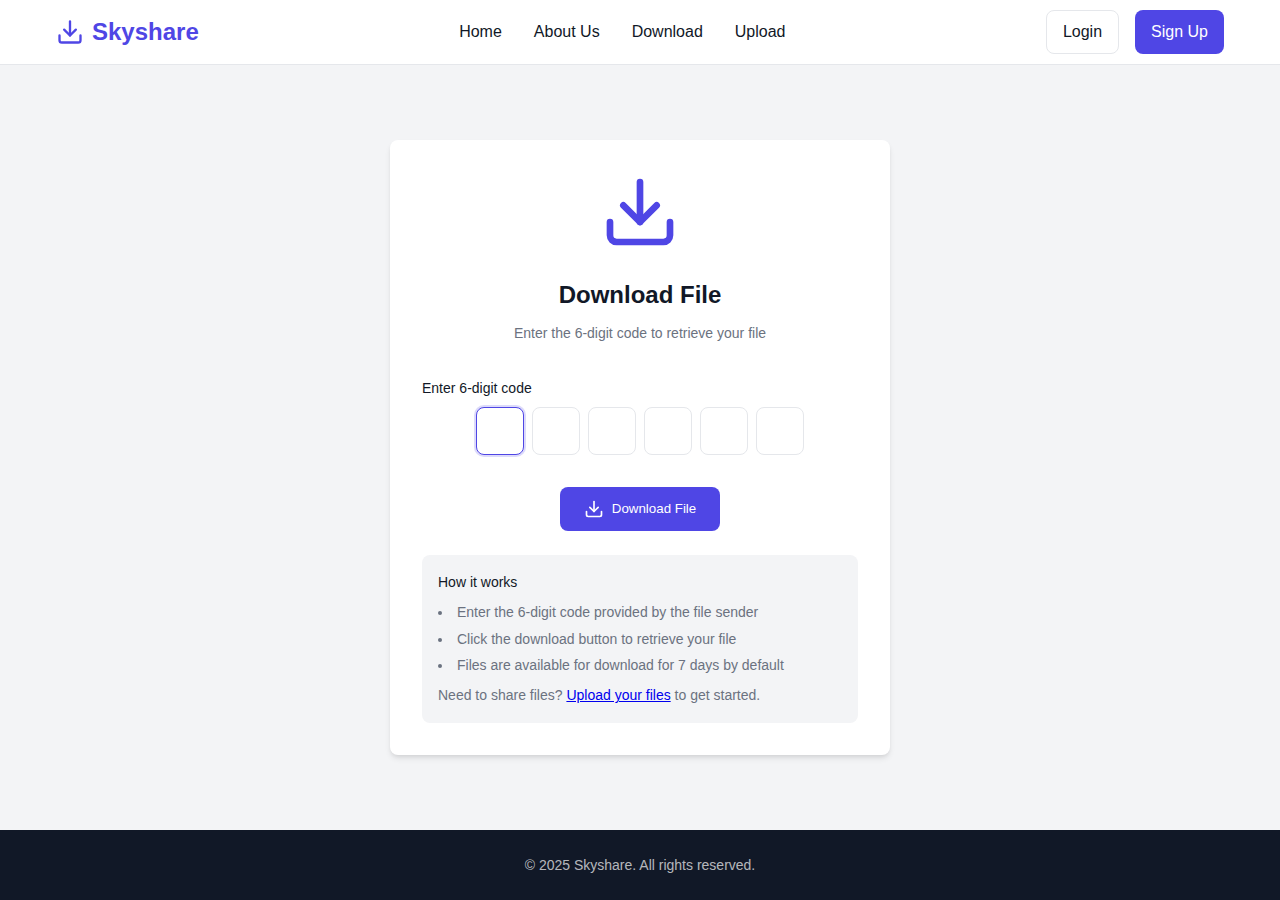
<file: SkyShare Frontend/download.html>
<!DOCTYPE html>
<html lang="en">
<head>
    <meta charset="UTF-8">
    <meta name="viewport" content="width=device-width, initial-scale=1.0">
    <title>Download File - Skyshare</title>
    <style>
        /* Reset and Base Styles */
        * {
            margin: 0;
            padding: 0;
            box-sizing: border-box;
            font-family: 'Inter', -apple-system, BlinkMacSystemFont, 'Segoe UI', Roboto, Oxygen, Ubuntu, Cantarell, 'Open Sans', 'Helvetica Neue', sans-serif;
        }

        :root {
            --primary: #4f46e5;
            --primary-dark: #4338ca;
            --primary-light: #818cf8;
            --secondary: #06b6d4;
            --background: #ffffff;
            --foreground: #111827;
            --muted: #6b7280;
            --muted-background: #f3f4f6;
            --border: #e5e7eb;
            --radius: 0.5rem;
            --error: #ef4444;
            --success: #10b981;
        }

        body {
            background-color: var(--muted-background);
            color: var(--foreground);
            line-height: 1.6;
            min-height: 100vh;
            display: flex;
            flex-direction: column;
        }

        .container {
            width: 100%;
            max-width: 1200px;
            margin: 0 auto;
            padding: 0 1rem;
        }

        /* Header Styles */
        header {
            background-color: var(--background);
            border-bottom: 1px solid var(--border);
        }

        .header-container {
            display: flex;
            justify-content: space-between;
            align-items: center;
            height: 4rem;
        }

        .logo {
            font-size: 1.5rem;
            font-weight: 700;
            color: var(--primary);
            text-decoration: none;
            display: flex;
            align-items: center;
            gap: 0.5rem;
        }

        .logo svg {
            width: 1.75rem;
            height: 1.75rem;
        }

        nav ul {
            display: flex;
            list-style: none;
            gap: 2rem;
        }

        nav a {
            color: var(--foreground);
            text-decoration: none;
            font-weight: 500;
            transition: color 0.2s ease;
        }

        nav a:hover {
            color: var(--primary);
        }

        .auth-buttons {
            display: flex;
            gap: 1rem;
        }

        .btn {
            display: inline-flex;
            align-items: center;
            justify-content: center;
            border-radius: var(--radius);
            font-weight: 500;
            padding: 0.5rem 1rem;
            transition: all 0.2s ease;
            cursor: pointer;
            text-decoration: none;
        }

        .btn-primary {
            background-color: var(--primary);
            color: white;
            border: none;
        }

        .btn-primary:hover {
            background-color: var(--primary-dark);
        }

        .btn-outline {
            background-color: transparent;
            color: var(--foreground);
            border: 1px solid var(--border);
        }

        .btn-outline:hover {
            background-color: var(--muted-background);
        }

        /* Main Content */
        main {
            flex: 1;
            display: flex;
            align-items: center;
            justify-content: center;
            padding: 3rem 0;
        }

        .download-container {
            background-color: var(--background);
            border-radius: var(--radius);
            box-shadow: 0 4px 6px -1px rgba(0, 0, 0, 0.1), 0 2px 4px -1px rgba(0, 0, 0, 0.06);
            width: 100%;
            max-width: 500px;
            padding: 2rem;
            text-align: center;
        }

        .download-header {
            margin-bottom: 2rem;
        }

        .download-title {
            font-size: 1.5rem;
            font-weight: 700;
            margin-bottom: 0.5rem;
        }

        .download-subtitle {
            color: var(--muted);
            font-size: 0.875rem;
        }

        .download-icon {
            width: 80px;
            height: 80px;
            margin: 0 auto 1.5rem;
            color: var(--primary);
        }

        .code-input-container {
            margin-bottom: 2rem;
        }

        .code-input-label {
            display: block;
            margin-bottom: 0.5rem;
            font-weight: 500;
            font-size: 0.875rem;
            text-align: left;
        }

        .code-input {
            display: flex;
            gap: 0.5rem;
            justify-content: center;
        }

        .code-input input {
            width: 3rem;
            height: 3rem;
            text-align: center;
            font-size: 1.5rem;
            font-weight: 600;
            border: 1px solid var(--border);
            border-radius: var(--radius);
            transition: border-color 0.2s ease;
        }

        .code-input input:focus {
            outline: none;
            border-color: var(--primary);
            box-shadow: 0 0 0 2px rgba(79, 70, 229, 0.2);
        }

        .download-button {
            margin-bottom: 1.5rem;
        }

        .btn-download {
            display: inline-flex;
            align-items: center;
            gap: 0.5rem;
            background-color: var(--primary);
            color: white;
            border: none;
            border-radius: var(--radius);
            padding: 0.75rem 1.5rem;
            font-weight: 500;
            cursor: pointer;
            transition: background-color 0.2s ease;
        }

        .btn-download:hover {
            background-color: var(--primary-dark);
        }

        .btn-download svg {
            width: 1.25rem;
            height: 1.25rem;
        }

        .download-progress {
            height: 8px;
            width: 100%;
            background-color: var(--muted-background);
            border-radius: 4px;
            margin-bottom: 1rem;
            overflow: hidden;
            display: none;
        }

        .progress-bar {
            height: 100%;
            width: 0;
            background-color: var(--primary);
            transition: width 0.3s ease;
        }

        .download-status {
            text-align: center;
            font-size: 0.875rem;
            color: var(--muted);
            display: none;
        }

        .download-info {
            background-color: var(--muted-background);
            border-radius: var(--radius);
            padding: 1rem;
            font-size: 0.875rem;
            color: var(--muted);
            text-align: left;
        }

        .download-info-title {
            font-weight: 500;
            margin-bottom: 0.5rem;
            color: var(--foreground);
        }

        .download-info ul {
            list-style-position: inside;
            margin-bottom: 0.5rem;
        }

        .download-info li {
            margin-bottom: 0.25rem;
        }

        /* Footer */
        footer {
            background-color: var(--foreground);
            color: white;
            padding: 1.5rem 0;
            text-align: center;
            font-size: 0.875rem;
            color: rgba(255, 255, 255, 0.7);
        }

        /* Responsive Styles */
        @media (max-width: 768px) {
            .header-container {
                flex-direction: column;
                height: auto;
                padding: 1rem 0;
            }

            nav ul {
                margin: 1rem 0;
                gap: 1rem;
                flex-wrap: wrap;
                justify-content: center;
            }

            .download-container {
                max-width: 100%;
                margin: 0 1rem;
            }

            .code-input input {
                width: 2.5rem;
                height: 2.5rem;
                font-size: 1.25rem;
            }
        }
    </style>
</head>
<body>
    <!-- Header -->
    <header>
        <div class="container header-container">
            <a href="index.html" class="logo">
                <svg xmlns="http://www.w3.org/2000/svg" viewBox="0 0 24 24" fill="none" stroke="currentColor" stroke-width="2" stroke-linecap="round" stroke-linejoin="round">
                    <path d="M21 15v4a2 2 0 0 1-2 2H5a2 2 0 0 1-2-2v-4"></path>
                    <polyline points="7 10 12 15 17 10"></polyline>
                    <line x1="12" y1="15" x2="12" y2="3"></line>
                </svg>
                Skyshare
            </a>
            <nav>
                <ul>
                    <li><a href="index.html">Home</a></li>
                    <li><a href="about.html">About Us</a></li>
                    <li><a href="download.html">Download</a></li>
                    <li><a href="upload.html">Upload</a></li>
                </ul>
            </nav>
            <div class="auth-buttons">
                <a href="login.html" class="btn btn-outline">Login</a>
                <a href="register.html" class="btn btn-primary">Sign Up</a>
            </div>
        </div>
    </header>

    <!-- Main Content -->
    <main>
        <div class="download-container">
            <div class="download-header">
                <div class="download-icon">
                    <svg xmlns="http://www.w3.org/2000/svg" viewBox="0 0 24 24" fill="none" stroke="currentColor" stroke-width="2" stroke-linecap="round" stroke-linejoin="round">
                        <path d="M21 15v4a2 2 0 0 1-2 2H5a2 2 0 0 1-2-2v-4"></path>
                        <polyline points="7 10 12 15 17 10"></polyline>
                        <line x1="12" y1="15" x2="12" y2="3"></line>
                    </svg>
                </div>
                <h1 class="download-title">Download File</h1>
                <p class="download-subtitle">Enter the 6-digit code to retrieve your file</p>
            </div>
            
            <div class="code-input-container">
                <label for="code-1" class="code-input-label">Enter 6-digit code</label>
                <div class="code-input">
                    <input type="text" id="code-1" maxlength="1" pattern="[0-9]" inputmode="numeric">
                    <input type="text" id="code-2" maxlength="1" pattern="[0-9]" inputmode="numeric">
                    <input type="text" id="code-3" maxlength="1" pattern="[0-9]" inputmode="numeric">
                    <input type="text" id="code-4" maxlength="1" pattern="[0-9]" inputmode="numeric">
                    <input type="text" id="code-5" maxlength="1" pattern="[0-9]" inputmode="numeric">
                    <input type="text" id="code-6" maxlength="1" pattern="[0-9]" inputmode="numeric">
                </div>
            </div>
            
            <div class="download-button">
                <button id="download-btn" class="btn-download" disabled>
                    <svg xmlns="http://www.w3.org/2000/svg" viewBox="0 0 24 24" fill="none" stroke="currentColor" stroke-width="2" stroke-linecap="round" stroke-linejoin="round">
                        <path d="M21 15v4a2 2 0 0 1-2 2H5a2 2 0 0 1-2-2v-4"></path>
                        <polyline points="7 10 12 15 17 10"></polyline>
                        <line x1="12" y1="15" x2="12" y2="3"></line>
                    </svg>
                    Download File
                </button>
            </div>
            
            <div id="download-progress" class="download-progress">
                <div id="progress-bar" class="progress-bar"></div>
            </div>
            
            <div id="download-status" class="download-status">
                Downloading... <span id="progress-percentage">0%</span>
            </div>
            
            <div class="download-info">
                <h4 class="download-info-title">How it works</h4>
                <ul>
                    <li>Enter the 6-digit code provided by the file sender</li>
                    <li>Click the download button to retrieve your file</li>
                    <li>Files are available for download for 7 days by default</li>
                </ul>
                <p>Need to share files? <a href="upload.html">Upload your files</a> to get started.</p>
            </div>
        </div>
    </main>

    <!-- Footer -->
    <footer>
        <div class="container">
            <p>&copy; 2025 Skyshare. All rights reserved.</p>
        </div>
    </footer>

    <script>
        document.addEventListener('DOMContentLoaded', function() {
            const codeInputs = document.querySelectorAll('.code-input input');
            const downloadBtn = document.getElementById('download-btn');
            const downloadProgress = document.getElementById('download-progress');
            const progressBar = document.getElementById('progress-bar');
            const downloadStatus = document.getElementById('download-status');
            const progressPercentage = document.getElementById('progress-percentage');
            
            // Auto-focus and auto-tab for code inputs
            codeInputs.forEach((input, index) => {
                // Focus on input when clicked
                input.addEventListener('click', function() {
                    this.select();
                });
                
                // Handle input
                input.addEventListener('input', function() {
                    // Only allow numbers
                    this.value = this.value.replace(/[^0-9]/g, '');
                    
                    // Auto-tab to next input
                    if (this.value && index < codeInputs.length - 1) {
                        codeInputs[index + 1].focus();
                    }
                    
                    // Check if all inputs are filled
                    checkInputs();
                });
                
                // Handle backspace
                input.addEventListener('keydown', function(e) {
                    if (e.key === 'Backspace' && !this.value && index > 0) {
                        codeInputs[index - 1].focus();
                    }
                });
            });
            
            // Focus first input on page load
            codeInputs[0].focus();
            
            // Check if all inputs are filled
            function checkInputs() {
                let allFilled = true;
                codeInputs.forEach(input => {
                    if (!input.value) {
                        allFilled = false;
                    }
                });
                
                downloadBtn.disabled = !allFilled;
            }
            
            // Simulate download when button is clicked
            downloadBtn.addEventListener('click', function() {
                // Get the code
                let code = '';
                codeInputs.forEach(input => {
                    code += input.value;
                });
                
                // Show progress elements
                downloadProgress.style.display = 'block';
                downloadStatus.style.display = 'block';
                
                // Disable download button during "download"
                downloadBtn.disabled = true;
                downloadBtn.style.opacity = '0.7';
                downloadBtn.style.cursor = 'not-allowed';
                
                // Simulate progress
                let progress = 0;
                const interval = setInterval(function() {
                    progress += Math.random() * 10;
                    if (progress > 100) progress = 100;
                    
                    // Update progress bar and text
                    progressBar.style.width = progress + '%';
                    progressPercentage.textContent = Math.round(progress) + '%';
                    
                    // When complete
                    if (progress === 100) {
                        clearInterval(interval);
                        
                        // Update status text
                        downloadStatus.textContent = 'Download complete!';
                        
                        // Reset after a delay
                        setTimeout(function() {
                            downloadProgress.style.display = 'none';
                            downloadStatus.style.display = 'none';
                            downloadBtn.disabled = false;
                            downloadBtn.style.opacity = '1';
                            downloadBtn.style.cursor = 'pointer';
                            
                            // Clear inputs
                            codeInputs.forEach(input => {
                                input.value = '';
                            });
                            codeInputs[0].focus();
                        }, 3000);
                    }
                }, 300);
            });
        });
    </script>
</body>
</html>
</file>
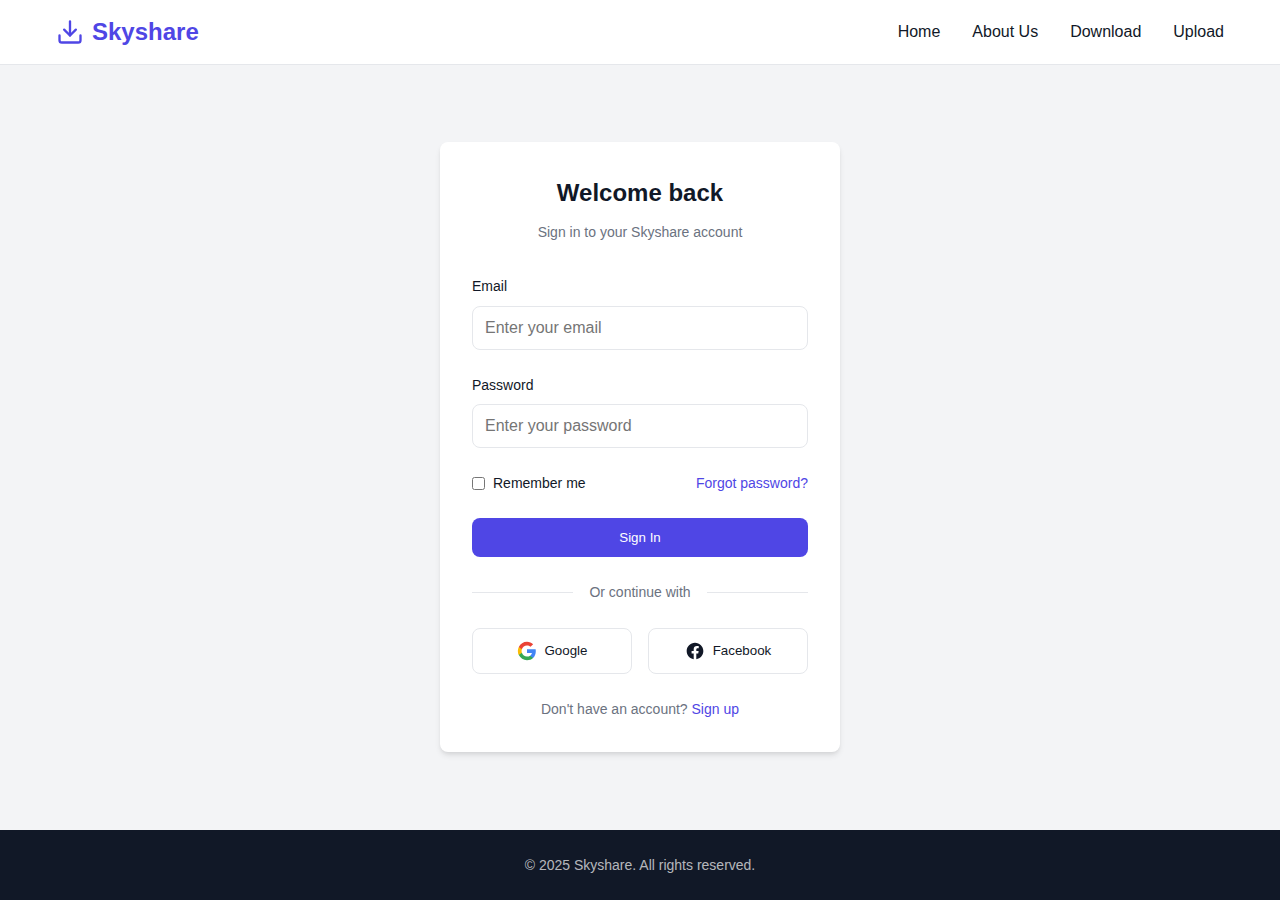
<file: SkyShare Frontend/login.html>
<!DOCTYPE html>
<html lang="en">
<head>
    <meta charset="UTF-8">
    <meta name="viewport" content="width=device-width, initial-scale=1.0">
    <title>Login - Skyshare</title>
    <style>
        /* Reset and Base Styles */
        * {
            margin: 0;
            padding: 0;
            box-sizing: border-box;
            font-family: 'Inter', -apple-system, BlinkMacSystemFont, 'Segoe UI', Roboto, Oxygen, Ubuntu, Cantarell, 'Open Sans', 'Helvetica Neue', sans-serif;
        }

        :root {
            --primary: #4f46e5;
            --primary-dark: #4338ca;
            --primary-light: #818cf8;
            --secondary: #06b6d4;
            --background: #ffffff;
            --foreground: #111827;
            --muted: #6b7280;
            --muted-background: #f3f4f6;
            --border: #e5e7eb;
            --radius: 0.5rem;
            --error: #ef4444;
        }

        body {
            background-color: var(--muted-background);
            color: var(--foreground);
            line-height: 1.6;
            min-height: 100vh;
            display: flex;
            flex-direction: column;
        }

        .container {
            width: 100%;
            max-width: 1200px;
            margin: 0 auto;
            padding: 0 1rem;
        }

        /* Header Styles */
        header {
            background-color: var(--background);
            border-bottom: 1px solid var(--border);
        }

        .header-container {
            display: flex;
            justify-content: space-between;
            align-items: center;
            height: 4rem;
        }

        .logo {
            font-size: 1.5rem;
            font-weight: 700;
            color: var(--primary);
            text-decoration: none;
            display: flex;
            align-items: center;
            gap: 0.5rem;
        }

        .logo svg {
            width: 1.75rem;
            height: 1.75rem;
        }

        nav ul {
            display: flex;
            list-style: none;
            gap: 2rem;
        }

        nav a {
            color: var(--foreground);
            text-decoration: none;
            font-weight: 500;
            transition: color 0.2s ease;
        }

        nav a:hover {
            color: var(--primary);
        }

        /* Main Content */
        main {
            flex: 1;
            display: flex;
            align-items: center;
            justify-content: center;
            padding: 2rem 0;
        }

        .login-container {
            background-color: var(--background);
            border-radius: var(--radius);
            box-shadow: 0 4px 6px -1px rgba(0, 0, 0, 0.1), 0 2px 4px -1px rgba(0, 0, 0, 0.06);
            width: 100%;
            max-width: 400px;
            padding: 2rem;
        }

        .login-header {
            text-align: center;
            margin-bottom: 2rem;
        }

        .login-title {
            font-size: 1.5rem;
            font-weight: 700;
            margin-bottom: 0.5rem;
        }

        .login-subtitle {
            color: var(--muted);
            font-size: 0.875rem;
        }

        .form-group {
            margin-bottom: 1.5rem;
        }

        .form-label {
            display: block;
            margin-bottom: 0.5rem;
            font-weight: 500;
            font-size: 0.875rem;
        }

        .form-input {
            width: 100%;
            padding: 0.75rem;
            border: 1px solid var(--border);
            border-radius: var(--radius);
            font-size: 1rem;
            transition: border-color 0.2s ease;
        }

        .form-input:focus {
            outline: none;
            border-color: var(--primary);
            box-shadow: 0 0 0 2px rgba(79, 70, 229, 0.2);
        }

        .form-error {
            color: var(--error);
            font-size: 0.875rem;
            margin-top: 0.5rem;
            display: none;
        }

        .form-footer {
            display: flex;
            justify-content: space-between;
            align-items: center;
            margin-bottom: 1.5rem;
            font-size: 0.875rem;
        }

        .remember-me {
            display: flex;
            align-items: center;
            gap: 0.5rem;
        }

        .forgot-password {
            color: var(--primary);
            text-decoration: none;
        }

        .forgot-password:hover {
            text-decoration: underline;
        }

        .btn {
            display: inline-flex;
            align-items: center;
            justify-content: center;
            border-radius: var(--radius);
            font-weight: 500;
            padding: 0.75rem 1rem;
            transition: all 0.2s ease;
            cursor: pointer;
            text-decoration: none;
            width: 100%;
        }

        .btn-primary {
            background-color: var(--primary);
            color: white;
            border: none;
        }

        .btn-primary:hover {
            background-color: var(--primary-dark);
        }

        .login-divider {
            display: flex;
            align-items: center;
            margin: 1.5rem 0;
            color: var(--muted);
            font-size: 0.875rem;
        }

        .login-divider::before,
        .login-divider::after {
            content: "";
            flex: 1;
            height: 1px;
            background-color: var(--border);
        }

        .login-divider span {
            padding: 0 1rem;
        }

        .social-login {
            display: grid;
            grid-template-columns: 1fr 1fr;
            gap: 1rem;
            margin-bottom: 1.5rem;
        }

        .btn-social {
            background-color: var(--background);
            color: var(--foreground);
            border: 1px solid var(--border);
            display: flex;
            align-items: center;
            justify-content: center;
            gap: 0.5rem;
            padding: 0.75rem;
        }

        .btn-social:hover {
            background-color: var(--muted-background);
        }

        .btn-social svg {
            width: 1.25rem;
            height: 1.25rem;
        }

        .login-footer {
            text-align: center;
            font-size: 0.875rem;
            color: var(--muted);
        }

        .login-footer a {
            color: var(--primary);
            text-decoration: none;
        }

        .login-footer a:hover {
            text-decoration: underline;
        }

        /* Footer */
        footer {
            background-color: var(--foreground);
            color: white;
            padding: 1.5rem 0;
            text-align: center;
            font-size: 0.875rem;
            color: rgba(255, 255, 255, 0.7);
        }

        /* Responsive Styles */
        @media (max-width: 768px) {
            .login-container {
                max-width: 100%;
                margin: 0 1rem;
            }

            .social-login {
                grid-template-columns: 1fr;
            }
        }
    </style>
</head>
<body>
    <!-- Header -->
    <header>
        <div class="container header-container">
            <a href="index.html" class="logo">
                <svg xmlns="http://www.w3.org/2000/svg" viewBox="0 0 24 24" fill="none" stroke="currentColor" stroke-width="2" stroke-linecap="round" stroke-linejoin="round">
                    <path d="M21 15v4a2 2 0 0 1-2 2H5a2 2 0 0 1-2-2v-4"></path>
                    <polyline points="7 10 12 15 17 10"></polyline>
                    <line x1="12" y1="15" x2="12" y2="3"></line>
                </svg>
                Skyshare
            </a>
            <nav>
                <ul>
                    <li><a href="index.html">Home</a></li>
                    <li><a href="about.html">About Us</a></li>
                    <li><a href="download.html">Download</a></li>
                    <li><a href="upload.html">Upload</a></li>
                </ul>
            </nav>
        </div>
    </header>

    <!-- Main Content -->
    <main>
        <div class="login-container">
            <div class="login-header">
                <h1 class="login-title">Welcome back</h1>
                <p class="login-subtitle">Sign in to your Skyshare account</p>
            </div>
            <form id="login-form">
                <div class="form-group">
                    <label for="email" class="form-label">Email</label>
                    <input type="email" id="email" class="form-input" placeholder="Enter your email" required>
                    <div class="form-error" id="email-error">Please enter a valid email address</div>
                </div>
                <div class="form-group">
                    <label for="password" class="form-label">Password</label>
                    <input type="password" id="password" class="form-input" placeholder="Enter your password" required>
                    <div class="form-error" id="password-error">Password must be at least 6 characters</div>
                </div>
                <div class="form-footer">
                    <div class="remember-me">
                        <input type="checkbox" id="remember-me">
                        <label for="remember-me">Remember me</label>
                    </div>
                    <a href="#" class="forgot-password">Forgot password?</a>
                </div>
                <button type="submit" class="btn btn-primary">Sign In</button>
            </form>
            <div class="login-divider">
                <span>Or continue with</span>
            </div>
            <div class="social-login">
                <button type="button" class="btn btn-social">
                    <svg xmlns="http://www.w3.org/2000/svg" width="24" height="24" viewBox="0 0 24 24" fill="currentColor">
                        <path d="M22.56 12.25c0-.78-.07-1.53-.2-2.25H12v4.26h5.92c-.26 1.37-1.04 2.53-2.21 3.31v2.77h3.57c2.08-1.92 3.28-4.74 3.28-8.09z" fill="#4285F4"/>
                        <path d="M12 23c2.97 0 5.46-.98 7.28-2.66l-3.57-2.77c-.98.66-2.23 1.06-3.71 1.06-2.86 0-5.29-1.93-6.16-4.53H2.18v2.84C3.99 20.53 7.7 23 12 23z" fill="#34A853"/>
                        <path d="M5.84 14.09c-.22-.66-.35-1.36-.35-2.09s.13-1.43.35-2.09V7.07H2.18C1.43 8.55 1 10.22 1 12s.43 3.45 1.18 4.93l2.85-2.22.81-.62z" fill="#FBBC05"/>
                        <path d="M12 5.38c1.62 0 3.06.56 4.21 1.64l3.15-3.15C17.45 2.09 14.97 1 12 1 7.7 1 3.99 3.47 2.18 7.07l3.66 2.84c.87-2.6 3.3-4.53 6.16-4.53z" fill="#EA4335"/>
                    </svg>
                    Google
                </button>
                <button type="button" class="btn btn-social">
                    <svg xmlns="http://www.w3.org/2000/svg" width="24" height="24" viewBox="0 0 24 24" fill="currentColor">
                        <path d="M22 12c0-5.523-4.477-10-10-10S2 6.477 2 12c0 4.991 3.657 9.128 8.438 9.878v-6.987h-2.54V12h2.54V9.797c0-2.506 1.492-3.89 3.777-3.89 1.094 0 2.238.195 2.238.195v2.46h-1.26c-1.243 0-1.63.771-1.63 1.562V12h2.773l-.443 2.89h-2.33v6.988C18.343 21.128 22 16.991 22 12z"/>
                    </svg>
                    Facebook
                </button>
            </div>
            <div class="login-footer">
                Don't have an account? <a href="register.html">Sign up</a>
            </div>
        </div>
    </main>

    <!-- Footer -->
    <footer>
        <div class="container">
            <p>&copy; 2025 Skyshare. All rights reserved.</p>
        </div>
    </footer>

    <script>
        document.addEventListener('DOMContentLoaded', function() {
            const loginForm = document.getElementById('login-form');
            const emailInput = document.getElementById('email');
            const passwordInput = document.getElementById('password');
            const emailError = document.getElementById('email-error');
            const passwordError = document.getElementById('password-error');

            // Email validation function
            function validateEmail(email) {
                const re = /^(([^<>()\[\]\\.,;:\s@"]+(\.[^<>()\[\]\\.,;:\s@"]+)*)|(".+"))@((\[[0-9]{1,3}\.[0-9]{1,3}\.[0-9]{1,3}\.[0-9]{1,3}])|(([a-zA-Z\-0-9]+\.)+[a-zA-Z]{2,}))$/;
                return re.test(String(email).toLowerCase());
            }

            // Form submission handler
            loginForm.addEventListener('submit', function(e) {
                e.preventDefault();
                let isValid = true;

                // Validate email
                if (!validateEmail(emailInput.value)) {
                    emailError.style.display = 'block';
                    emailInput.style.borderColor = 'var(--error)';
                    isValid = false;
                } else {
                    emailError.style.display = 'none';
                    emailInput.style.borderColor = 'var(--border)';
                }

                // Validate password
                if (passwordInput.value.length < 6) {
                    passwordError.style.display = 'block';
                    passwordInput.style.borderColor = 'var(--error)';
                    isValid = false;
                } else {
                    passwordError.style.display = 'none';
                    passwordInput.style.borderColor = 'var(--border)';
                }

                // If form is valid, submit (in this case, redirect to index)
                if (isValid) {
                    // In a real application, you would send the form data to the server
                    // For now, we'll just redirect to the index page
                    window.location.href = 'index.html';
                }
            });

            // Real-time validation
            emailInput.addEventListener('input', function() {
                if (validateEmail(emailInput.value)) {
                    emailError.style.display = 'none';
                    emailInput.style.borderColor = 'var(--border)';
                }
            });

            passwordInput.addEventListener('input', function() {
                if (passwordInput.value.length >= 6) {
                    passwordError.style.display = 'none';
                    passwordInput.style.borderColor = 'var(--border)';
                }
            });
        });
    </script>
</body>
</html>
</file>
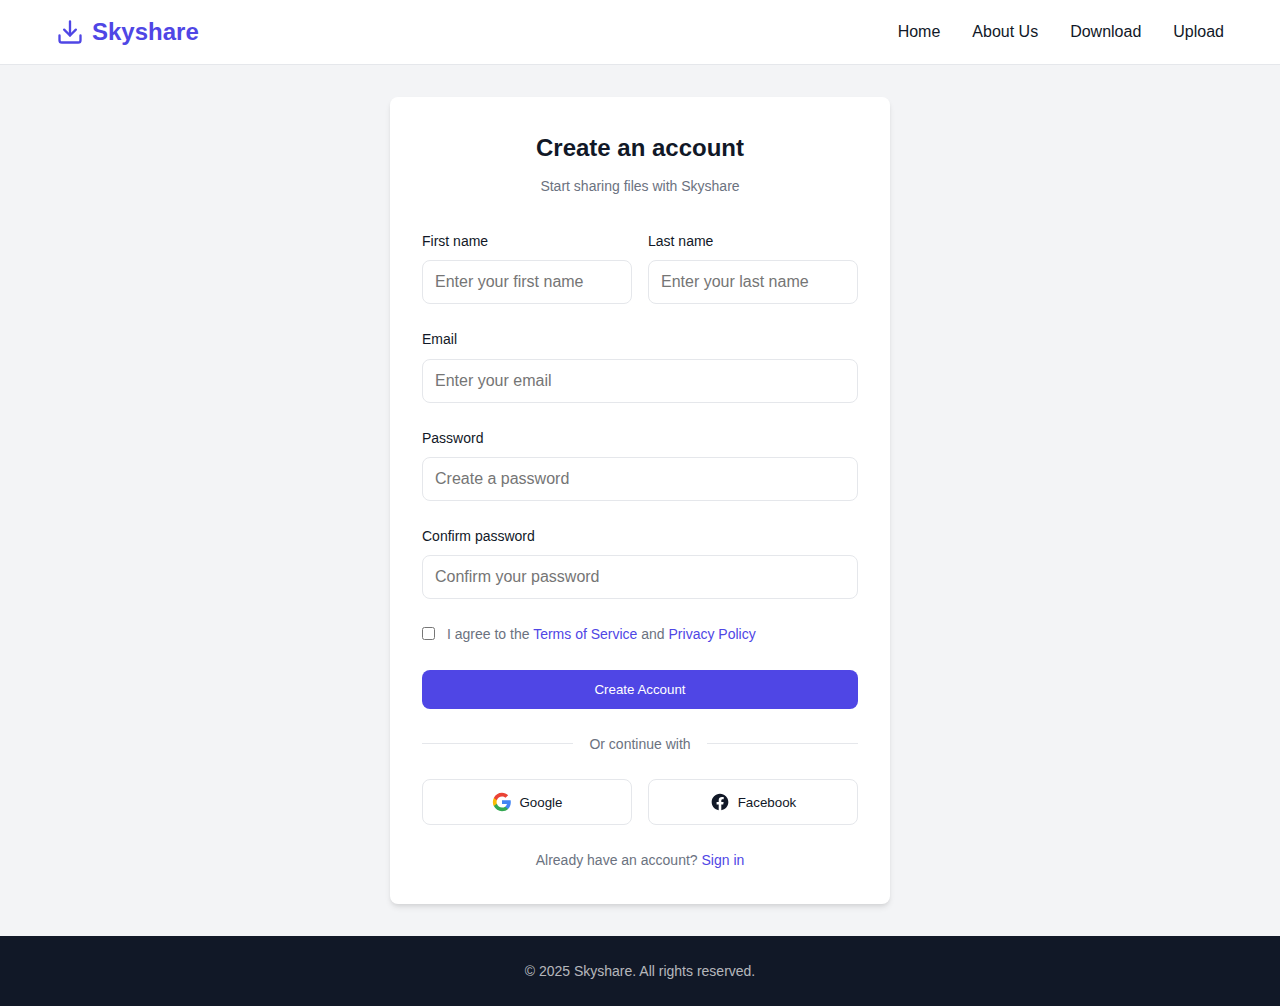
<file: SkyShare Frontend/register.html>
<!DOCTYPE html>
<html lang="en">
<head>
    <meta charset="UTF-8">
    <meta name="viewport" content="width=device-width, initial-scale=1.0">
    <title>Register - Skyshare</title>
    <style>
        /* Reset and Base Styles */
        * {
            margin: 0;
            padding: 0;
            box-sizing: border-box;
            font-family: 'Inter', -apple-system, BlinkMacSystemFont, 'Segoe UI', Roboto, Oxygen, Ubuntu, Cantarell, 'Open Sans', 'Helvetica Neue', sans-serif;
        }

        :root {
            --primary: #4f46e5;
            --primary-dark: #4338ca;
            --primary-light: #818cf8;
            --secondary: #06b6d4;
            --background: #ffffff;
            --foreground: #111827;
            --muted: #6b7280;
            --muted-background: #f3f4f6;
            --border: #e5e7eb;
            --radius: 0.5rem;
            --error: #ef4444;
        }

        body {
            background-color: var(--muted-background);
            color: var(--foreground);
            line-height: 1.6;
            min-height: 100vh;
            display: flex;
            flex-direction: column;
        }

        .container {
            width: 100%;
            max-width: 1200px;
            margin: 0 auto;
            padding: 0 1rem;
        }

        /* Header Styles */
        header {
            background-color: var(--background);
            border-bottom: 1px solid var(--border);
        }

        .header-container {
            display: flex;
            justify-content: space-between;
            align-items: center;
            height: 4rem;
        }

        .logo {
            font-size: 1.5rem;
            font-weight: 700;
            color: var(--primary);
            text-decoration: none;
            display: flex;
            align-items: center;
            gap: 0.5rem;
        }

        .logo svg {
            width: 1.75rem;
            height: 1.75rem;
        }

        nav ul {
            display: flex;
            list-style: none;
            gap: 2rem;
        }

        nav a {
            color: var(--foreground);
            text-decoration: none;
            font-weight: 500;
            transition: color 0.2s ease;
        }

        nav a:hover {
            color: var(--primary);
        }

        /* Main Content */
        main {
            flex: 1;
            display: flex;
            align-items: center;
            justify-content: center;
            padding: 2rem 0;
        }

        .register-container {
            background-color: var(--background);
            border-radius: var(--radius);
            box-shadow: 0 4px 6px -1px rgba(0, 0, 0, 0.1), 0 2px 4px -1px rgba(0, 0, 0, 0.06);
            width: 100%;
            max-width: 500px;
            padding: 2rem;
        }

        .register-header {
            text-align: center;
            margin-bottom: 2rem;
        }

        .register-title {
            font-size: 1.5rem;
            font-weight: 700;
            margin-bottom: 0.5rem;
        }

        .register-subtitle {
            color: var(--muted);
            font-size: 0.875rem;
        }

        .form-group {
            margin-bottom: 1.5rem;
        }

        .form-row {
            display: grid;
            grid-template-columns: 1fr 1fr;
            gap: 1rem;
        }

        .form-label {
            display: block;
            margin-bottom: 0.5rem;
            font-weight: 500;
            font-size: 0.875rem;
        }

        .form-input {
            width: 100%;
            padding: 0.75rem;
            border: 1px solid var(--border);
            border-radius: var(--radius);
            font-size: 1rem;
            transition: border-color 0.2s ease;
        }

        .form-input:focus {
            outline: none;
            border-color: var(--primary);
            box-shadow: 0 0 0 2px rgba(79, 70, 229, 0.2);
        }

        .form-error {
            color: var(--error);
            font-size: 0.875rem;
            margin-top: 0.5rem;
            display: none;
        }

        .form-checkbox {
            display: flex;
            align-items: flex-start;
            gap: 0.75rem;
            margin-bottom: 1.5rem;
        }

        .form-checkbox input {
            margin-top: 0.25rem;
        }

        .form-checkbox label {
            font-size: 0.875rem;
            color: var(--muted);
        }

        .form-checkbox a {
            color: var(--primary);
            text-decoration: none;
        }

        .form-checkbox a:hover {
            text-decoration: underline;
        }

        .btn {
            display: inline-flex;
            align-items: center;
            justify-content: center;
            border-radius: var(--radius);
            font-weight: 500;
            padding: 0.75rem 1rem;
            transition: all 0.2s ease;
            cursor: pointer;
            text-decoration: none;
            width: 100%;
        }

        .btn-primary {
            background-color: var(--primary);
            color: white;
            border: none;
        }

        .btn-primary:hover {
            background-color: var(--primary-dark);
        }

        .register-divider {
            display: flex;
            align-items: center;
            margin: 1.5rem 0;
            color: var(--muted);
            font-size: 0.875rem;
        }

        .register-divider::before,
        .register-divider::after {
            content: "";
            flex: 1;
            height: 1px;
            background-color: var(--border);
        }

        .register-divider span {
            padding: 0 1rem;
        }

        .social-register {
            display: grid;
            grid-template-columns: 1fr 1fr;
            gap: 1rem;
            margin-bottom: 1.5rem;
        }

        .btn-social {
            background-color: var(--background);
            color: var(--foreground);
            border: 1px solid var(--border);
            display: flex;
            align-items: center;
            justify-content: center;
            gap: 0.5rem;
            padding: 0.75rem;
        }

        .btn-social:hover {
            background-color: var(--muted-background);
        }

        .btn-social svg {
            width: 1.25rem;
            height: 1.25rem;
        }

        .register-footer {
            text-align: center;
            font-size: 0.875rem;
            color: var(--muted);
        }

        .register-footer a {
            color: var(--primary);
            text-decoration: none;
        }

        .register-footer a:hover {
            text-decoration: underline;
        }

        /* Footer */
        footer {
            background-color: var(--foreground);
            color: white;
            padding: 1.5rem 0;
            text-align: center;
            font-size: 0.875rem;
            color: rgba(255, 255, 255, 0.7);
        }

        /* Responsive Styles */
        @media (max-width: 768px) {
            .register-container {
                max-width: 100%;
                margin: 0 1rem;
            }

            .form-row {
                grid-template-columns: 1fr;
            }

            .social-register {
                grid-template-columns: 1fr;
            }
        }
    </style>
</head>
<body>
    <!-- Header -->
    <header>
        <div class="container header-container">
            <a href="index.html" class="logo">
                <svg xmlns="http://www.w3.org/2000/svg" viewBox="0 0 24 24" fill="none" stroke="currentColor" stroke-width="2" stroke-linecap="round" stroke-linejoin="round">
                    <path d="M21 15v4a2 2 0 0 1-2 2H5a2 2 0 0 1-2-2v-4"></path>
                    <polyline points="7 10 12 15 17 10"></polyline>
                    <line x1="12" y1="15" x2="12" y2="3"></line>
                </svg>
                Skyshare
            </a>
            <nav>
                <ul>
                    <li><a href="index.html">Home</a></li>
                    <li><a href="about.html">About Us</a></li>
                    <li><a href="download.html">Download</a></li>
                    <li><a href="upload.html">Upload</a></li>
                </ul>
            </nav>
        </div>
    </header>

    <!-- Main Content -->
    <main>
        <div class="register-container">
            <div class="register-header">
                <h1 class="register-title">Create an account</h1>
                <p class="register-subtitle">Start sharing files with Skyshare</p>
            </div>
            <form id="register-form">
                <div class="form-row">
                    <div class="form-group">
                        <label for="first-name" class="form-label">First name</label>
                        <input type="text" id="first-name" class="form-input" placeholder="Enter your first name" required>
                        <div class="form-error" id="first-name-error">First name is required</div>
                    </div>
                    <div class="form-group">
                        <label for="last-name" class="form-label">Last name</label>
                        <input type="text" id="last-name" class="form-input" placeholder="Enter your last name" required>
                        <div class="form-error" id="last-name-error">Last name is required</div>
                    </div>
                </div>
                <div class="form-group">
                    <label for="email" class="form-label">Email</label>
                    <input type="email" id="email" class="form-input" placeholder="Enter your email" required>
                    <div class="form-error" id="email-error">Please enter a valid email address</div>
                </div>
                <div class="form-group">
                    <label for="password" class="form-label">Password</label>
                    <input type="password" id="password" class="form-input" placeholder="Create a password" required>
                    <div class="form-error" id="password-error">Password must be at least 8 characters</div>
                </div>
                <div class="form-group">
                    <label for="confirm-password" class="form-label">Confirm password</label>
                    <input type="password" id="confirm-password" class="form-input" placeholder="Confirm your password" required>
                    <div class="form-error" id="confirm-password-error">Passwords do not match</div>
                </div>
                <div class="form-checkbox">
                    <input type="checkbox" id="terms" required>
                    <label for="terms">
                        I agree to the <a href="#">Terms of Service</a> and <a href="#">Privacy Policy</a>
                    </label>
                </div>
                <button type="submit" class="btn btn-primary">Create Account</button>
            </form>
            <div class="register-divider">
                <span>Or continue with</span>
            </div>
            <div class="social-register">
                <button type="button" class="btn btn-social">
                    <svg xmlns="http://www.w3.org/2000/svg" width="24" height="24" viewBox="0 0 24 24" fill="currentColor">
                        <path d="M22.56 12.25c0-.78-.07-1.53-.2-2.25H12v4.26h5.92c-.26 1.37-1.04 2.53-2.21 3.31v2.77h3.57c2.08-1.92 3.28-4.74 3.28-8.09z" fill="#4285F4"/>
                        <path d="M12 23c2.97 0 5.46-.98 7.28-2.66l-3.57-2.77c-.98.66-2.23 1.06-3.71 1.06-2.86 0-5.29-1.93-6.16-4.53H2.18v2.84C3.99 20.53 7.7 23 12 23z" fill="#34A853"/>
                        <path d="M5.84 14.09c-.22-.66-.35-1.36-.35-2.09s.13-1.43.35-2.09V7.07H2.18C1.43 8.55 1 10.22 1 12s.43 3.45 1.18 4.93l2.85-2.22.81-.62z" fill="#FBBC05"/>
                        <path d="M12 5.38c1.62 0 3.06.56 4.21 1.64l3.15-3.15C17.45 2.09 14.97 1 12 1 7.7 1 3.99 3.47 2.18 7.07l3.66 2.84c.87-2.6 3.3-4.53 6.16-4.53z" fill="#EA4335"/>
                    </svg>
                    Google
                </button>
                <button type="button" class="btn btn-social">
                    <svg xmlns="http://www.w3.org/2000/svg" width="24" height="24" viewBox="0 0 24 24" fill="currentColor">
                        <path d="M22 12c0-5.523-4.477-10-10-10S2 6.477 2 12c0 4.991 3.657 9.128 8.438 9.878v-6.987h-2.54V12h2.54V9.797c0-2.506 1.492-3.89 3.777-3.89 1.094 0 2.238.195 2.238.195v2.46h-1.26c-1.243 0-1.63.771-1.63 1.562V12h2.773l-.443 2.89h-2.33v6.988C18.343 21.128 22 16.991 22 12z"/>
                    </svg>
                    Facebook
                </button>
            </div>
            <div class="register-footer">
                Already have an account? <a href="login.html">Sign in</a>
            </div>
        </div>
    </main>

    <!-- Footer -->
    <footer>
        <div class="container">
            <p>&copy; 2025 Skyshare. All rights reserved.</p>
        </div>
    </footer>

    <script>
        document.addEventListener('DOMContentLoaded', function() {
            const registerForm = document.getElementById('register-form');
            const firstNameInput = document.getElementById('first-name');
            const lastNameInput = document.getElementById('last-name');
            const emailInput = document.getElementById('email');
            const passwordInput = document.getElementById('password');
            const confirmPasswordInput = document.getElementById('confirm-password');
            
            const firstNameError = document.getElementById('first-name-error');
            const lastNameError = document.getElementById('last-name-error');
            const emailError = document.getElementById('email-error');
            const passwordError = document.getElementById('password-error');
            const confirmPasswordError = document.getElementById('confirm-password-error');

            // Email validation function
            function validateEmail(email) {
                const re = /^(([^<>()\[\]\\.,;:\s@"]+(\.[^<>()\[\]\\.,;:\s@"]+)*)|(".+"))@((\[[0-9]{1,3}\.[0-9]{1,3}\.[0-9]{1,3}\.[0-9]{1,3}])|(([a-zA-Z\-0-9]+\.)+[a-zA-Z]{2,}))$/;
                return re.test(String(email).toLowerCase());
            }

            // Form submission handler
            registerForm.addEventListener('submit', function(e) {
                e.preventDefault();
                let isValid = true;

                // Validate first name
                if (firstNameInput.value.trim() === '') {
                    firstNameError.style.display = 'block';
                    firstNameInput.style.borderColor = 'var(--error)';
                    isValid = false;
                } else {
                    firstNameError.style.display = 'none';
                    firstNameInput.style.borderColor = 'var(--border)';
                }

                // Validate last name
                if (lastNameInput.value.trim() === '') {
                    lastNameError.style.display = 'block';
                    lastNameInput.style.borderColor = 'var(--error)';
                    isValid = false;
                } else {
                    lastNameError.style.display = 'none';
                    lastNameInput.style.borderColor = 'var(--border)';
                }

                // Validate email
                if (!validateEmail(emailInput.value)) {
                    emailError.style.display = 'block';
                    emailInput.style.borderColor = 'var(--error)';
                    isValid = false;
                } else {
                    emailError.style.display = 'none';
                    emailInput.style.borderColor = 'var(--border)';
                }

                // Validate password
                if (passwordInput.value.length < 8) {
                    passwordError.style.display = 'block';
                    passwordInput.style.borderColor = 'var(--error)';
                    isValid = false;
                } else {
                    passwordError.style.display = 'none';
                    passwordInput.style.borderColor = 'var(--border)';
                }

                // Validate confirm password
                if (passwordInput.value !== confirmPasswordInput.value) {
                    confirmPasswordError.style.display = 'block';
                    confirmPasswordInput.style.borderColor = 'var(--error)';
                    isValid = false;
                } else {
                    confirmPasswordError.style.display = 'none';
                    confirmPasswordInput.style.borderColor = 'var(--border)';
                }

                // If form is valid, submit (in this case, redirect to index)
                if (isValid) {
                    // In a real application, you would send the form data to the server
                    // For now, we'll just redirect to the index page
                    window.location.href = 'index.html';
                }
            });

            // Real-time validation
            firstNameInput.addEventListener('input', function() {
                if (firstNameInput.value.trim() !== '') {
                    firstNameError.style.display = 'none';
                    firstNameInput.style.borderColor = 'var(--border)';
                }
            });

            lastNameInput.addEventListener('input', function() {
                if (lastNameInput.value.trim() !== '') {
                    lastNameError.style.display = 'none';
                    lastNameInput.style.borderColor = 'var(--border)';
                }
            });

            emailInput.addEventListener('input', function() {
                if (validateEmail(emailInput.value)) {
                    emailError.style.display = 'none';
                    emailInput.style.borderColor = 'var(--border)';
                }
            });

            passwordInput.addEventListener('input', function() {
                if (passwordInput.value.length >= 8) {
                    passwordError.style.display = 'none';
                    passwordInput.style.borderColor = 'var(--border)';
                }
                
                if (passwordInput.value === confirmPasswordInput.value && confirmPasswordInput.value !== '') {
                    confirmPasswordError.style.display = 'none';
                    confirmPasswordInput.style.borderColor = 'var(--border)';
                }
            });

            confirmPasswordInput.addEventListener('input', function() {
                if (passwordInput.value === confirmPasswordInput.value) {
                    confirmPasswordError.style.display = 'none';
                    confirmPasswordInput.style.borderColor = 'var(--border)';
                }
            });
        });
    </script>
</body>
</html>
</file>
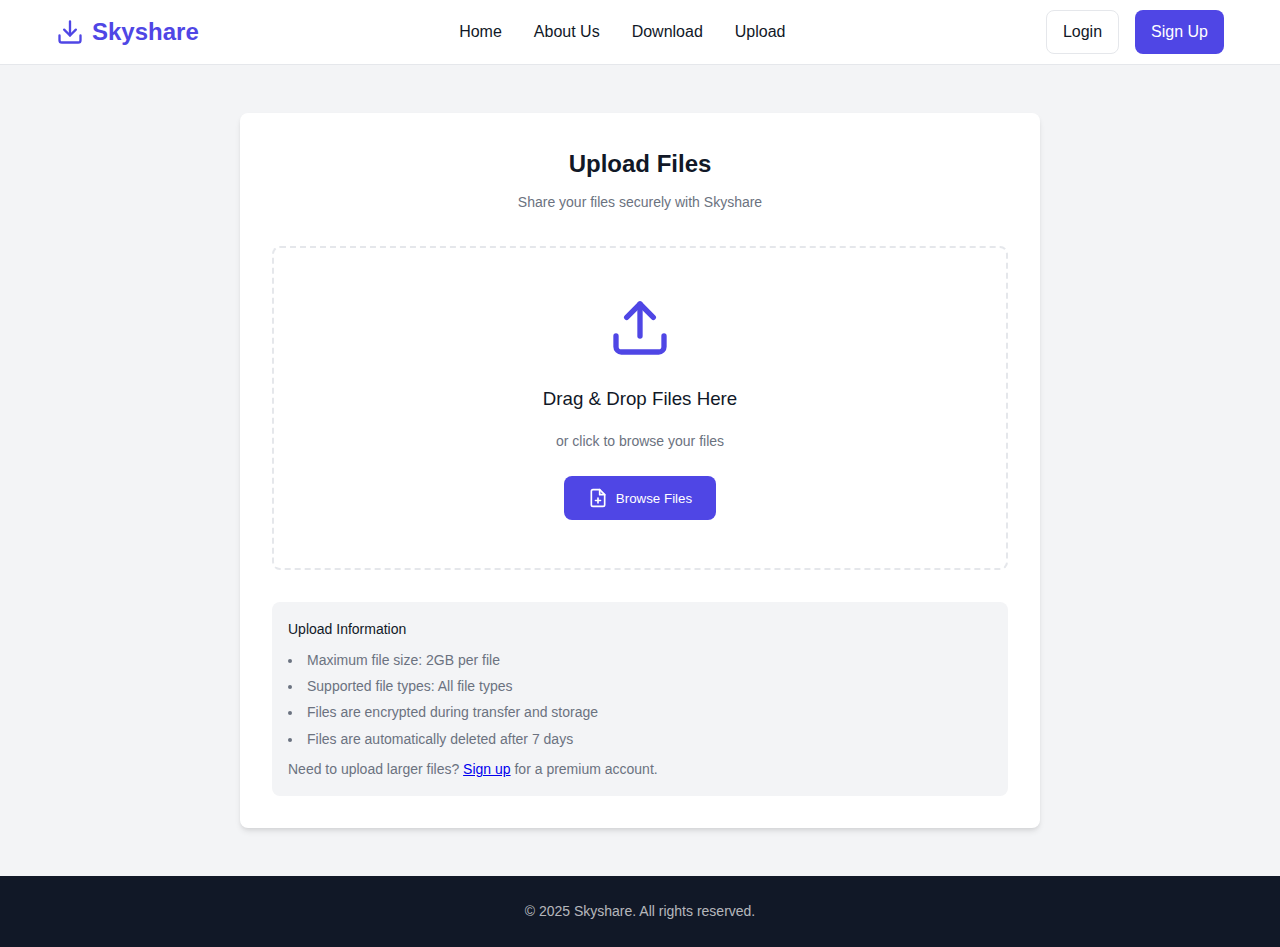
<file: SkyShare Frontend/upload.html>
<!DOCTYPE html>
<html lang="en">
<head>
    <meta charset="UTF-8">
    <meta name="viewport" content="width=device-width, initial-scale=1.0">
    <title>Upload File - Skyshare</title>
    <style>
        /* Reset and Base Styles */
        * {
            margin: 0;
            padding: 0;
            box-sizing: border-box;
            font-family: 'Inter', -apple-system, BlinkMacSystemFont, 'Segoe UI', Roboto, Oxygen, Ubuntu, Cantarell, 'Open Sans', 'Helvetica Neue', sans-serif;
        }

        :root {
            --primary: #4f46e5;
            --primary-dark: #4338ca;
            --primary-light: #818cf8;
            --secondary: #06b6d4;
            --background: #ffffff;
            --foreground: #111827;
            --muted: #6b7280;
            --muted-background: #f3f4f6;
            --border: #e5e7eb;
            --radius: 0.5rem;
            --error: #ef4444;
            --success: #10b981;
        }

        body {
            background-color: var(--muted-background);
            color: var(--foreground);
            line-height: 1.6;
            min-height: 100vh;
            display: flex;
            flex-direction: column;
        }

        .container {
            width: 100%;
            max-width: 1200px;
            margin: 0 auto;
            padding: 0 1rem;
        }

        /* Header Styles */
        header {
            background-color: var(--background);
            border-bottom: 1px solid var(--border);
        }

        .header-container {
            display: flex;
            justify-content: space-between;
            align-items: center;
            height: 4rem;
        }

        .logo {
            font-size: 1.5rem;
            font-weight: 700;
            color: var(--primary);
            text-decoration: none;
            display: flex;
            align-items: center;
            gap: 0.5rem;
        }

        .logo svg {
            width: 1.75rem;
            height: 1.75rem;
        }

        nav ul {
            display: flex;
            list-style: none;
            gap: 2rem;
        }

        nav a {
            color: var(--foreground);
            text-decoration: none;
            font-weight: 500;
            transition: color 0.2s ease;
        }

        nav a:hover {
            color: var(--primary);
        }

        .auth-buttons {
            display: flex;
            gap: 1rem;
        }

        .btn {
            display: inline-flex;
            align-items: center;
            justify-content: center;
            border-radius: var(--radius);
            font-weight: 500;
            padding: 0.5rem 1rem;
            transition: all 0.2s ease;
            cursor: pointer;
            text-decoration: none;
        }

        .btn-primary {
            background-color: var(--primary);
            color: white;
            border: none;
        }

        .btn-primary:hover {
            background-color: var(--primary-dark);
        }

        .btn-outline {
            background-color: transparent;
            color: var(--foreground);
            border: 1px solid var(--border);
        }

        .btn-outline:hover {
            background-color: var(--muted-background);
        }

        /* Main Content */
        main {
            flex: 1;
            padding: 3rem 0;
        }

        .upload-container {
            background-color: var(--background);
            border-radius: var(--radius);
            box-shadow: 0 4px 6px -1px rgba(0, 0, 0, 0.1), 0 2px 4px -1px rgba(0, 0, 0, 0.06);
            padding: 2rem;
            max-width: 800px;
            margin: 0 auto;
        }

        .upload-header {
            text-align: center;
            margin-bottom: 2rem;
        }

        .upload-title {
            font-size: 1.5rem;
            font-weight: 700;
            margin-bottom: 0.5rem;
        }

        .upload-subtitle {
            color: var(--muted);
            font-size: 0.875rem;
        }

        .upload-area {
            border: 2px dashed var(--border);
            border-radius: var(--radius);
            padding: 3rem 2rem;
            text-align: center;
            margin-bottom: 2rem;
            transition: border-color 0.2s ease, background-color 0.2s ease;
            cursor: pointer;
        }

        .upload-area:hover, .upload-area.dragover {
            border-color: var(--primary);
            background-color: rgba(79, 70, 229, 0.05);
        }

        .upload-icon {
            width: 64px;
            height: 64px;
            margin: 0 auto 1.5rem;
            color: var(--primary);
        }

        .upload-text {
            margin-bottom: 1rem;
            font-weight: 500;
        }

        .upload-subtext {
            color: var(--muted);
            font-size: 0.875rem;
            margin-bottom: 1.5rem;
        }

        .btn-file {
            display: inline-flex;
            align-items: center;
            gap: 0.5rem;
            background-color: var(--primary);
            color: white;
            border: none;
            border-radius: var(--radius);
            padding: 0.75rem 1.5rem;
            font-weight: 500;
            cursor: pointer;
            transition: background-color 0.2s ease;
        }

        .btn-file:hover {
            background-color: var(--primary-dark);
        }

        .btn-file svg {
            width: 1.25rem;
            height: 1.25rem;
        }

        .file-input {
            display: none;
        }

        .upload-progress {
            display: none;
            margin-bottom: 2rem;
        }

        .progress-header {
            display: flex;
            justify-content: space-between;
            align-items: center;
            margin-bottom: 0.5rem;
        }

        .progress-title {
            font-weight: 500;
        }

        .progress-percentage {
            font-size: 0.875rem;
            color: var(--muted);
        }

        .progress-bar-container {
            height: 8px;
            width: 100%;
            background-color: var(--muted-background);
            border-radius: 4px;
            overflow: hidden;
        }

        .progress-bar {
            height: 100%;
            width: 0;
            background-color: var(--primary);
            transition: width 0.3s ease;
        }

        .file-list {
            margin-bottom: 2rem;
            display: none;
        }

        .file-list-header {
            font-weight: 500;
            margin-bottom: 1rem;
        }

        .file-item {
            display: flex;
            align-items: center;
            padding: 1rem;
            background-color: var(--muted-background);
            border-radius: var(--radius);
            margin-bottom: 0.5rem;
        }

        .file-item-icon {
            margin-right: 1rem;
            color: var(--primary);
        }

        .file-item-info {
            flex: 1;
        }

        .file-item-name {
            font-weight: 500;
            margin-bottom: 0.25rem;
        }

        .file-item-size {
            font-size: 0.75rem;
            color: var(--muted);
        }

        .file-item-status {
            margin-left: 1rem;
            font-size: 0.75rem;
            font-weight: 500;
        }

        .status-success {
            color: var(--success);
        }

        .status-error {
            color: var(--error);
        }

        .share-code {
            display: none;
            text-align: center;
            margin-bottom: 2rem;
            padding: 1.5rem;
            background-color: var(--muted-background);
            border-radius: var(--radius);
        }

        .share-code-title {
            font-weight: 600;
            margin-bottom: 0.5rem;
        }

        .share-code-subtitle {
            color: var(--muted);
            font-size: 0.875rem;
            margin-bottom: 1rem;
        }

        .code-display {
            font-size: 2rem;
            font-weight: 700;
            letter-spacing: 0.5rem;
            color: var(--primary);
            margin-bottom: 1rem;
        }

        .upload-info {
            background-color: var(--muted-background);
            border-radius: var(--radius);
            padding: 1rem;
            font-size: 0.875rem;
            color: var(--muted);
        }

        .upload-info-title {
            font-weight: 500;
            margin-bottom: 0.5rem;
            color: var(--foreground);
        }

        .upload-info ul {
            list-style-position: inside;
            margin-bottom: 0.5rem;
        }

        .upload-info li {
            margin-bottom: 0.25rem;
        }

        /* Footer */
        footer {
            background-color: var(--foreground);
            color: white;
            padding: 1.5rem 0;
            text-align: center;
            font-size: 0.875rem;
            color: rgba(255, 255, 255, 0.7);
        }

        /* Responsive Styles */
        @media (max-width: 768px) {
            .header-container {
                flex-direction: column;
                height: auto;
                padding: 1rem 0;
            }

            nav ul {
                margin: 1rem 0;
                gap: 1rem;
                flex-wrap: wrap;
                justify-content: center;
            }

            .upload-area {
                padding: 2rem 1rem;
            }
        }
    </style>
</head>
<body>
    <!-- Header -->
    <header>
        <div class="container header-container">
            <a href="index.html" class="logo">
                <svg xmlns="http://www.w3.org/2000/svg" viewBox="0 0 24 24" fill="none" stroke="currentColor" stroke-width="2" stroke-linecap="round" stroke-linejoin="round">
                    <path d="M21 15v4a2 2 0 0 1-2 2H5a2 2 0 0 1-2-2v-4"></path>
                    <polyline points="7 10 12 15 17 10"></polyline>
                    <line x1="12" y1="15" x2="12" y2="3"></line>
                </svg>
                Skyshare
            </a>
            <nav>
                <ul>
                    <li><a href="index.html">Home</a></li>
                    <li><a href="about.html">About Us</a></li>
                    <li><a href="download.html">Download</a></li>
                    <li><a href="upload.html">Upload</a></li>
                </ul>
            </nav>
            <div class="auth-buttons">
                <a href="login.html" class="btn btn-outline">Login</a>
                <a href="register.html" class="btn btn-primary">Sign Up</a>
            </div>
        </div>
    </header>

    <!-- Main Content -->
    <main>
        <div class="container">
            <div class="upload-container">
                <div class="upload-header">
                    <h1 class="upload-title">Upload Files</h1>
                    <p class="upload-subtitle">Share your files securely with Skyshare</p>
                </div>
                
                <div id="upload-area" class="upload-area">
                    <div class="upload-icon">
                        <svg xmlns="http://www.w3.org/2000/svg" viewBox="0 0 24 24" fill="none" stroke="currentColor" stroke-width="2" stroke-linecap="round" stroke-linejoin="round">
                            <path d="M21 15v4a2 2 0 0 1-2 2H5a2 2 0 0 1-2-2v-4"></path>
                            <polyline points="17 8 12 3 7 8"></polyline>
                            <line x1="12" y1="3" x2="12" y2="15"></line>
                        </svg>
                    </div>
                    <h3 class="upload-text">Drag & Drop Files Here</h3>
                    <p class="upload-subtext">or click to browse your files</p>
                    <button id="browse-btn" class="btn-file">
                        <svg xmlns="http://www.w3.org/2000/svg" viewBox="0 0 24 24" fill="none" stroke="currentColor" stroke-width="2" stroke-linecap="round" stroke-linejoin="round">
                            <path d="M14 2H6a2 2 0 0 0-2 2v16a2 2 0 0 0 2 2h12a2 2 0 0 0 2-2V8z"></path>
                            <polyline points="14 2 14 8 20 8"></polyline>
                            <line x1="12" y1="18" x2="12" y2="12"></line>
                            <line x1="9" y1="15" x2="15" y2="15"></line>
                        </svg>
                        Browse Files
                    </button>
                    <input type="file" id="file-input" class="file-input" multiple>
                </div>
                
                <div id="upload-progress" class="upload-progress">
                    <div class="progress-header">
                        <div class="progress-title">Uploading...</div>
                        <div id="progress-percentage" class="progress-percentage">0%</div>
                    </div>
                    <div class="progress-bar-container">
                        <div id="progress-bar" class="progress-bar"></div>
                    </div>
                </div>
                
                <div id="file-list" class="file-list">
                    <h3 class="file-list-header">Uploaded Files</h3>
                    <!-- File items will be added here dynamically -->
                </div>
                
                <div id="share-code" class="share-code">
                    <h3 class="share-code-title">Your files are ready to share!</h3>
                    <p class="share-code-subtitle">Share this 6-digit code with anyone you want to access your files</p>
                    <div id="code-display" class="code-display">123456</div>
                    <p>Recipients can download your files at <a href="download.html">skyshare.com/download</a></p>
                </div>
                
                <div class="upload-info">
                    <h4 class="upload-info-title">Upload Information</h4>
                    <ul>
                        <li>Maximum file size: 2GB per file</li>
                        <li>Supported file types: All file types</li>
                        <li>Files are encrypted during transfer and storage</li>
                        <li>Files are automatically deleted after 7 days</li>
                    </ul>
                    <p>Need to upload larger files? <a href="register.html">Sign up</a> for a premium account.</p>
                </div>
            </div>
        </div>
    </main>

    <!-- Footer -->
    <footer>
        <div class="container">
            <p>&copy; 2025 Skyshare. All rights reserved.</p>
        </div>
    </footer>

    <script>
        document.addEventListener('DOMContentLoaded', function() {
            const uploadArea = document.getElementById('upload-area');
            const browseBtn = document.getElementById('browse-btn');
            const fileInput = document.getElementById('file-input');
            const uploadProgress = document.getElementById('upload-progress');
            const progressBar = document.getElementById('progress-bar');
            const progressPercentage = document.getElementById('progress-percentage');
            const fileList = document.getElementById('file-list');
            const shareCode = document.getElementById('share-code');
            const codeDisplay = document.getElementById('code-display');
            
            // Handle drag and drop events
            ['dragenter', 'dragover', 'dragleave', 'drop'].forEach(eventName => {
                uploadArea.addEventListener(eventName, preventDefaults, false);
            });
            
            function preventDefaults(e) {
                e.preventDefault();
                e.stopPropagation();
            }
            
            ['dragenter', 'dragover'].forEach(eventName => {
                uploadArea.addEventListener(eventName, highlight, false);
            });
            
            ['dragleave', 'drop'].forEach(eventName => {
                uploadArea.addEventListener(eventName, unhighlight, false);
            });
            
            function highlight() {
                uploadArea.classList.add('dragover');
            }
            
            function unhighlight() {
                uploadArea.classList.remove('dragover');
            }
            
            // Handle file drop
            uploadArea.addEventListener('drop', handleDrop, false);
            
            function handleDrop(e) {
                const dt = e.dataTransfer;
                const files = dt.files;
                handleFiles(files);
            }
            
            // Handle file browse
            browseBtn.addEventListener('click', function() {
                fileInput.click();
            });
            
            fileInput.addEventListener('change', function() {
                handleFiles(this.files);
            });
            
            // Process the selected files
            function handleFiles(files) {
                if (files.length === 0) return;
                
                // Show progress
                uploadProgress.style.display = 'block';
                
                // Convert FileList to Array for easier manipulation
                const filesArray = Array.from(files);
                
                // Simulate upload progress
                simulateUpload(filesArray);
            }
            
            // Add a file to the list
            function addFileToList(file) {
                // Show file list if it's hidden
                fileList.style.display = 'block';
                
                const fileItem = document.createElement('div');
                fileItem.className = 'file-item';
                fileItem.innerHTML = `
                    <div class="file-item-icon">
                        <svg xmlns="http://www.w3.org/2000/svg" width="24" height="24" viewBox="0 0 24 24" fill="none" stroke="currentColor" stroke-width="2" stroke-linecap="round" stroke-linejoin="round">
                            <path d="M14 2H6a2 2 0 0 0-2 2v16a2 2 0 0 0 2 2h12a2 2 0 0 0 2-2V8z"></path>
                            <polyline points="14 2 14 8 20 8"></polyline>
                        </svg>
                    </div>
                    <div class="file-item-info">
                        <div class="file-item-name">${file.name}</div>
                        <div class="file-item-size">${formatFileSize(file.size)}</div>
                    </div>
                    <div class="file-item-status">Pending</div>
                `;
                
                fileList.appendChild(fileItem);
                return fileItem;
            }
            
            // Format file size
            function formatFileSize(bytes) {
                if (bytes === 0) return '0 Bytes';
                
                const k = 1024;
                const sizes = ['Bytes', 'KB', 'MB', 'GB'];
                const i = Math.floor(Math.log(bytes) / Math.log(k));
                
                return parseFloat((bytes / Math.pow(k, i)).toFixed(2)) + ' ' + sizes[i];
            }
            
            // Generate random 6-digit code
            function generateCode() {
                return Math.floor(100000 + Math.random() * 900000).toString();
            }
            
            // Simulate file upload
            function simulateUpload(files) {
                // Add files to the list
                files.forEach(file => {
                    addFileToList(file);
                });
                
                let progress = 0;
                const fileItems = document.querySelectorAll('.file-item');
                
                const interval = setInterval(function() {
                    progress += Math.random() * 5;
                    if (progress > 100) progress = 100;
                    
                    // Update progress bar and text
                    progressBar.style.width = progress + '%';
                    progressPercentage.textContent = Math.round(progress) + '%';
                    
                    // When complete
                    if (progress === 100) {
                        clearInterval(interval);
                        
                        // Update file statuses
                        fileItems.forEach((item, index) => {
                            const statusElement = item.querySelector('.file-item-status');
                            statusElement.textContent = 'Uploaded';
                            statusElement.className = 'file-item-status status-success';
                        });
                        
                        // Generate and display share code
                        codeDisplay.textContent = generateCode();
                        shareCode.style.display = 'block';
                        
                        // Reset the file input
                        fileInput.value = '';
                    }
                }, 200);
            }
        });
    </script>
</body>
</html>
</file>
